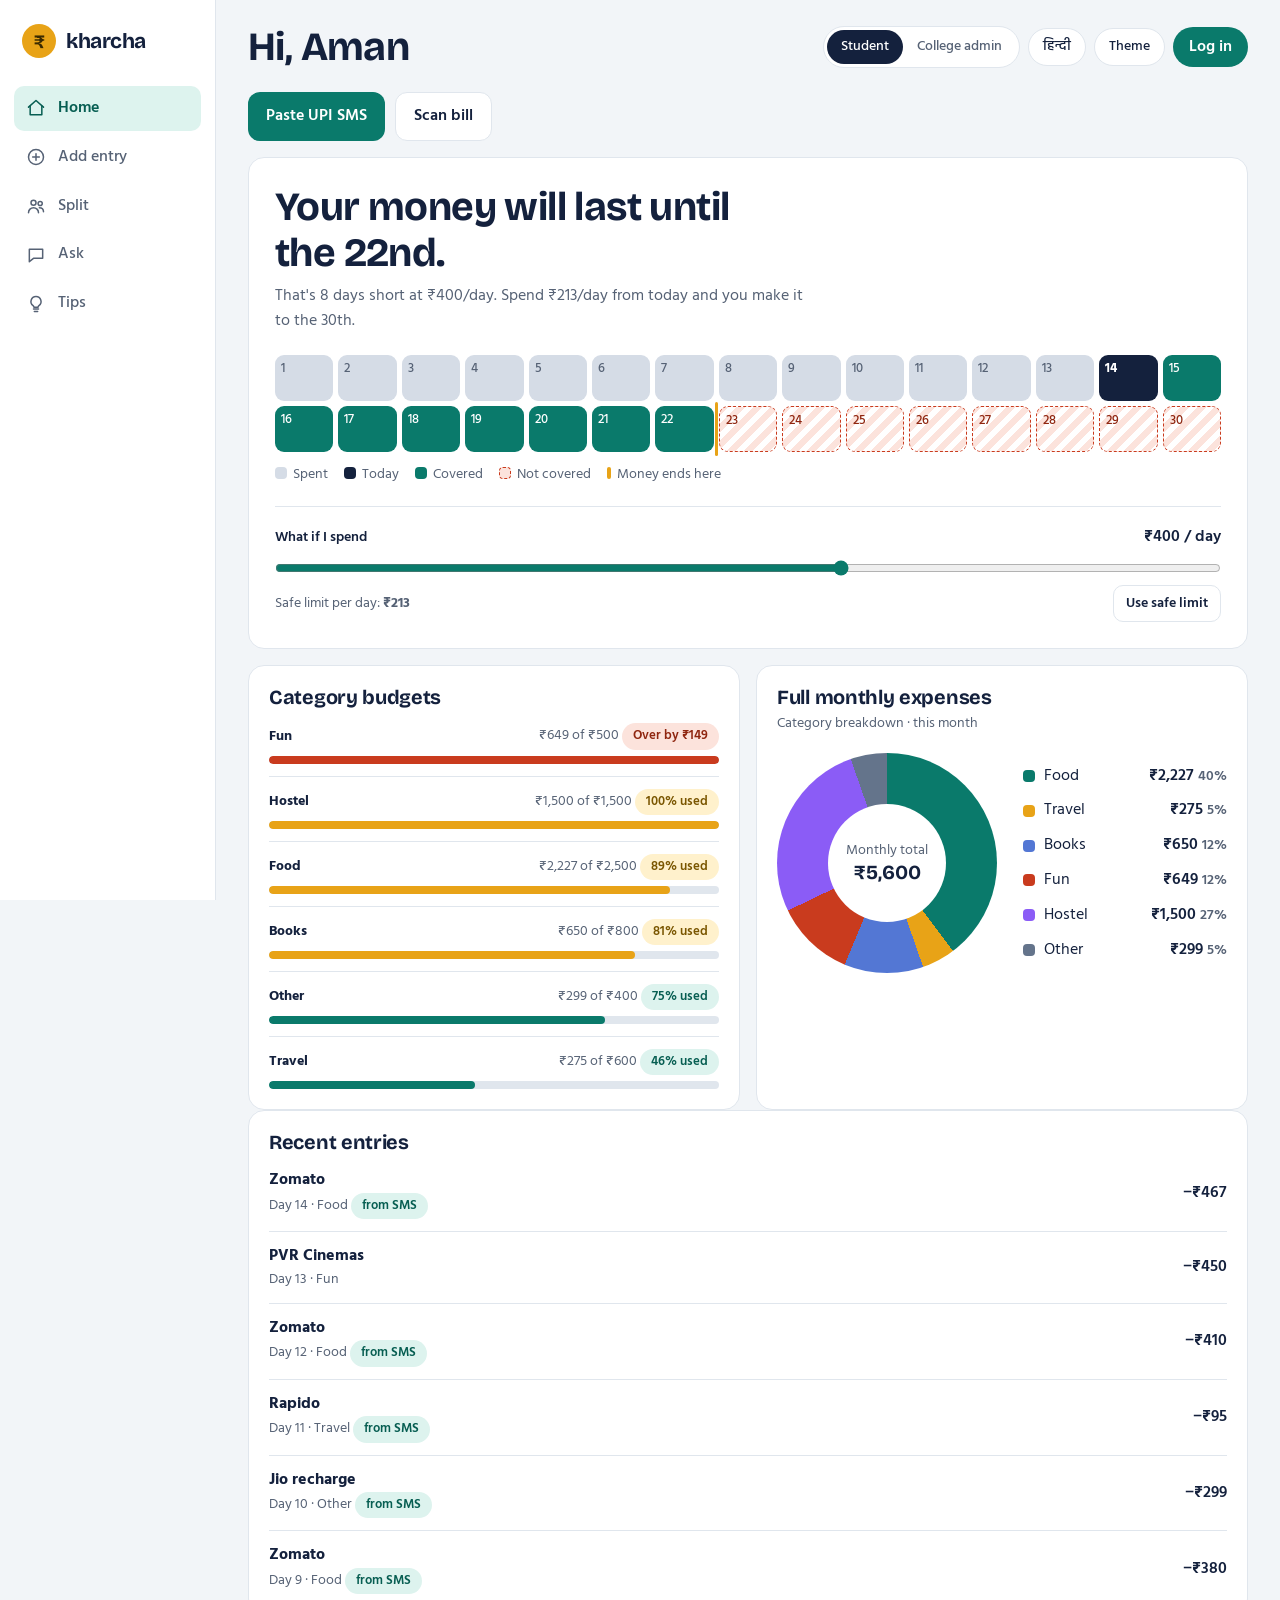
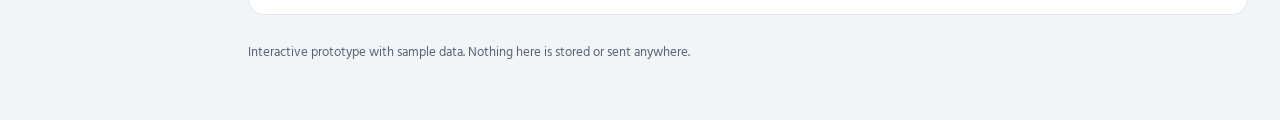
<file: kharcha-prototype.html>
<!doctype html>
<html lang="en">
<head>
<meta charset="utf-8">
<meta name="viewport" content="width=device-width, initial-scale=1, viewport-fit=cover">
<title>Kharcha – Student Expense Manager (UI prototype)</title>
<link rel="preconnect" href="https://fonts.googleapis.com">
<link rel="preconnect" href="https://fonts.gstatic.com" crossorigin>
<link href="https://fonts.googleapis.com/css2?family=Bricolage+Grotesque:opsz,wght@12..96,500;12..96,700&family=Hind:wght@400;500;600&display=swap" rel="stylesheet">
<style>
:root{
  --bg:#F2F5F8;--surface:#FFFFFF;--ink:#14213D;--muted:#566275;--line:#E0E6ED;--past:#D5DCE6;
  --teal:#0A7A6B;--teal-soft:#DDF3EE;--teal-ink:#075E52;--on-teal:#FFFFFF;
  --gold:#E8A317;--gold-soft:#FFF1CC;--gold-ink:#7A5600;
  --coral:#C93B1E;--coral-soft:#FCE3DC;--coral-ink:#8F2610;
  box-sizing:border-box;padding-top:env(safe-area-inset-top,0px);padding-bottom:env(safe-area-inset-bottom,0px);
}
@media (prefers-color-scheme:dark){
  :root:not([data-theme="light"]){
    --bg:#0E1524;--surface:#172035;--ink:#EAF0FA;--muted:#9AA6BC;--line:#27324B;--past:#2B3853;
    --teal:#2EC4AD;--teal-soft:#12352F;--teal-ink:#7FE3D0;--on-teal:#06231E;
    --gold:#F5C242;--gold-soft:#3A2F10;--gold-ink:#F7D780;
    --coral:#FF8468;--coral-soft:#40201A;--coral-ink:#FFB4A3;
  }
}
:root[data-theme="dark"]{
  --bg:#0E1524;--surface:#172035;--ink:#EAF0FA;--muted:#9AA6BC;--line:#27324B;--past:#2B3853;
  --teal:#2EC4AD;--teal-soft:#12352F;--teal-ink:#7FE3D0;--on-teal:#06231E;
  --gold:#F5C242;--gold-soft:#3A2F10;--gold-ink:#F7D780;
  --coral:#FF8468;--coral-soft:#40201A;--coral-ink:#FFB4A3;
}
html{scroll-padding-top:env(safe-area-inset-top,0px)}
*,*::before,*::after{box-sizing:border-box}
body{margin:0;background:var(--bg);color:var(--ink);font:400 16px/1.55 'Hind',system-ui,-apple-system,'Segoe UI',sans-serif;-webkit-font-smoothing:antialiased}
h1,h2,h3{font-family:'Bricolage Grotesque','Hind',system-ui,sans-serif;letter-spacing:-.015em;line-height:1.15;margin:0;font-weight:700}
h1{font-size:clamp(26px,4.2vw,40px)}
h2{font-size:20px}
h3{font-size:16px}
p{margin:0}
button,input,select,textarea{font:inherit;color:inherit}
button{cursor:pointer}
:focus-visible{outline:3px solid var(--teal);outline-offset:2px}
.app{display:grid;grid-template-columns:216px minmax(0,1fr);min-height:100vh}
.side{position:sticky;top:0;align-self:start;height:100vh;padding:24px 14px;background:var(--surface);border-right:1px solid var(--line);display:flex;flex-direction:column;gap:28px}
.brand{display:flex;align-items:center;gap:10px;padding:0 8px}
.mark{width:34px;height:34px;border-radius:50%;background:var(--gold);color:#3A2A00;display:grid;place-items:center;font:700 19px 'Bricolage Grotesque',sans-serif}
.word{font:700 21px 'Bricolage Grotesque',sans-serif;letter-spacing:-.02em}
nav{display:flex;flex-direction:column;gap:4px}
.nb{display:flex;align-items:center;gap:12px;padding:10px 12px;border:0;background:none;border-radius:10px;color:var(--muted);font-weight:500;text-align:left}
.nb svg{width:20px;height:20px;flex:none;stroke:currentColor;fill:none;stroke-width:1.8;stroke-linecap:round;stroke-linejoin:round}
.nb:hover{background:var(--bg);color:var(--ink)}
.nb.on{background:var(--teal-soft);color:var(--teal-ink);font-weight:600}
main{padding:24px 32px 56px;max-width:1120px;width:100%}
.top{display:flex;flex-wrap:wrap;gap:14px 20px;align-items:center;justify-content:space-between;margin-bottom:22px}
.ctrls{display:flex;gap:8px;flex-wrap:wrap;align-items:center}
.seg{display:inline-flex;background:var(--surface);border:1px solid var(--line);border-radius:999px;padding:3px}
.seg button{border:0;background:none;padding:6px 14px;border-radius:999px;font-size:14px;font-weight:500;color:var(--muted)}
.seg button.on{background:var(--ink);color:var(--surface)}
.ib{border:1px solid var(--line);background:var(--surface);border-radius:999px;padding:7px 14px;font-size:14px;font-weight:500}
.login-btn{border:0;background:var(--teal);color:var(--on-teal);border-radius:999px;padding:8px 16px;font-weight:600}
.login-btn:hover{filter:brightness(.94)}
.card{background:var(--surface);border:1px solid var(--line);border-radius:16px;padding:20px}
.card+.card,.grid2,.grid3{margin-top:16px}
.grid2{display:grid;grid-template-columns:1fr 1fr;gap:16px}
.grid3{display:grid;grid-template-columns:repeat(3,1fr);gap:16px}
.grid2>.card,.grid3>.card{margin-top:0}
.muted{color:var(--muted)}
.small{font-size:14px}
.row{display:flex;align-items:center;justify-content:space-between;gap:12px}
.btn{display:inline-flex;align-items:center;gap:8px;border:0;border-radius:12px;padding:11px 18px;font-weight:600;background:var(--teal);color:var(--on-teal)}
.btn.ghost{background:var(--surface);color:var(--ink);border:1px solid var(--line)}
.btn.sm{padding:7px 12px;font-size:14px;border-radius:10px}
.btn:disabled{opacity:.45;cursor:not-allowed}
.quick{display:flex;gap:10px;flex-wrap:wrap;margin-bottom:16px}
.chip{display:inline-block;padding:2px 10px;border-radius:999px;font-size:13px;font-weight:600;background:var(--bg);color:var(--muted);border:1px solid var(--line)}
.chip.ok{background:var(--teal-soft);color:var(--teal-ink);border-color:transparent}
.chip.warn{background:var(--gold-soft);color:var(--gold-ink);border-color:transparent}
.chip.bad{background:var(--coral-soft);color:var(--coral-ink);border-color:transparent}
/* runway */
.hero{padding:26px}
.hero h1{max-width:20ch}
.hero .sub{margin-top:8px;color:var(--muted);max-width:60ch}
.strip{display:grid;grid-template-columns:repeat(15,1fr);gap:5px;margin-top:22px}
.day{height:46px;border-radius:9px;font-size:13px;padding:4px 6px;font-weight:500;position:relative}
.day.past{background:var(--past);color:var(--muted)}
.day.now{background:var(--ink);color:var(--surface);font-weight:700}
.day.ok{background:var(--teal);color:var(--on-teal)}
.day.gap{background:repeating-linear-gradient(135deg,var(--coral-soft) 0 6px,transparent 6px 12px);border:1.5px dashed var(--coral);color:var(--coral-ink)}
.day.edge::after{content:"";position:absolute;right:-4px;top:-4px;bottom:-4px;width:3px;border-radius:3px;background:var(--gold)}
.legend{display:flex;gap:16px;flex-wrap:wrap;margin-top:12px;font-size:14px;color:var(--muted)}
.legend i{display:inline-block;width:12px;height:12px;border-radius:4px;margin-right:6px;vertical-align:-1px}
.slider{margin-top:20px;padding-top:18px;border-top:1px solid var(--line)}
input[type=range]{width:100%;accent-color:var(--teal);margin:10px 0 4px}
/* bars */
.bar{height:8px;border-radius:99px;background:var(--line);overflow:hidden}
.bar>i{display:block;height:100%;border-radius:99px;background:var(--teal)}
.bar>i.warn{background:var(--gold)}.bar>i.bad{background:var(--coral)}
.list>*{padding:12px 0;border-top:1px solid var(--line)}
.list>*:first-child{border-top:0;padding-top:0}
.list>*:last-child{padding-bottom:0}
.amt{font-variant-numeric:tabular-nums;font-weight:600}
/* tabs */
.tabs{display:flex;gap:6px;border-bottom:1px solid var(--line);margin-bottom:18px;flex-wrap:wrap}
.tab{border:0;background:none;padding:10px 14px;font-weight:600;color:var(--muted);border-bottom:3px solid transparent;margin-bottom:-1px}
.tab.on{color:var(--ink);border-bottom-color:var(--teal)}
textarea,input[type=text],input[type=number],select{width:100%;padding:11px 12px;border-radius:10px;border:1px solid var(--line);background:var(--bg)}
textarea{min-height:120px;resize:vertical}
label.f{display:block;font-size:14px;font-weight:600;margin-bottom:5px}
.fields{display:grid;grid-template-columns:1fr 1fr;gap:12px}
.samples{display:flex;gap:8px;flex-wrap:wrap;margin:10px 0 0}
.smsview{background:var(--bg);border:1px solid var(--line);border-radius:12px;padding:12px;font-size:15px;white-space:pre-wrap;word-break:break-word;margin-bottom:14px}
mark{background:var(--gold-soft);color:var(--gold-ink);border-radius:4px;padding:0 3px;font-weight:600}
mark.m2{background:var(--teal-soft);color:var(--teal-ink)}
.drop{display:block;border:2px dashed var(--line);border-radius:14px;padding:26px;text-align:center;cursor:pointer;color:var(--muted)}
.drop:hover{border-color:var(--teal)}
.drop input{display:none}
.receipt{position:relative;background:#FFFEF8;color:#26262B;border-radius:10px;padding:18px 20px;font:14px/1.7 ui-monospace,Menlo,Consolas,monospace;border:1px solid #E6E2CF;overflow:hidden;max-width:340px}
.receipt .ln{display:flex;justify-content:space-between}
.receipt hr{border:0;border-top:1px dashed #B9B49A;margin:8px 0}
.scanline{position:absolute;left:0;right:0;height:3px;background:var(--teal);box-shadow:0 0 16px 4px rgba(10,122,107,.5);animation:scan 1.1s ease-in-out 1}
@keyframes scan{from{top:0}to{top:100%}}
/* split */
.av{width:34px;height:34px;border-radius:50%;display:grid;place-items:center;font-weight:700;font-size:14px;flex:none}
.people{display:flex;gap:14px;flex-wrap:wrap}
.checks{display:flex;gap:8px;flex-wrap:wrap}
.checks label{display:inline-flex;gap:6px;align-items:center;padding:6px 12px;border:1px solid var(--line);border-radius:999px;font-size:14px;background:var(--bg)}
/* chat */
.log{height:340px;overflow:auto;display:flex;flex-direction:column;gap:10px;padding:4px 2px 12px}
.msg{max-width:82%;padding:10px 14px;border-radius:14px;font-size:15.5px}
.msg.u{align-self:flex-end;background:var(--teal);color:var(--on-teal);border-bottom-right-radius:4px}
.msg.b{align-self:flex-start;background:var(--bg);border:1px solid var(--line);border-bottom-left-radius:4px}
.chat-in{display:flex;gap:8px;margin-top:8px}
/* misc */
.kpi{font:700 30px 'Bricolage Grotesque',sans-serif;letter-spacing:-.02em}
.expense-chart{display:grid;grid-template-columns:minmax(170px,220px) 1fr;gap:26px;align-items:center;margin-top:18px}
.pie{width:min(220px,100%);aspect-ratio:1;border-radius:50%;position:relative;margin:auto}
.pie::after{content:"";position:absolute;inset:23%;border-radius:50%;background:var(--surface)}
.pie-center{position:absolute;inset:23%;z-index:1;display:grid;place-content:center;text-align:center;line-height:1.25}
.pie-center strong{font:700 20px 'Bricolage Grotesque',sans-serif}
.pie-legend{display:grid;gap:10px}
.pie-row{display:grid;grid-template-columns:minmax(0,1fr) auto;gap:8px;align-items:center}
.pie-label{display:flex;align-items:center;gap:9px;min-width:0}
.pie-swatch{width:12px;height:12px;border-radius:4px;flex:none}
.modal{position:fixed;inset:0;z-index:30;background:rgba(7,15,29,.58);display:grid;place-items:center;padding:18px}
.modal[hidden]{display:none}
.modal-card{width:min(100%,420px);background:var(--surface);border:1px solid var(--line);border-radius:18px;padding:24px;box-shadow:0 20px 70px rgba(0,0,0,.24)}
.modal-card input{width:100%;padding:11px 12px;border-radius:10px;border:1px solid var(--line);background:var(--bg);margin-top:5px}
.modal-actions{display:flex;justify-content:flex-end;gap:8px;margin-top:18px}
.tip{border-left:4px solid var(--gold);border-radius:4px 14px 14px 4px}
.tip.bad{border-left-color:var(--coral)}.tip.ok{border-left-color:var(--teal)}
.rule{font-size:13px;color:var(--muted);margin-top:8px}
table{width:100%;border-collapse:collapse;font-size:15px}
th,td{text-align:left;padding:10px 8px;border-top:1px solid var(--line)}
th{font-weight:600;color:var(--muted);font-size:14px;border-top:0}
.privacy{background:var(--teal-soft);color:var(--teal-ink);border-radius:14px;padding:14px 16px;display:flex;gap:12px;align-items:flex-start}
.foot{margin-top:28px;font-size:13px;color:var(--muted)}
#toast{position:fixed;left:50%;bottom:calc(88px + env(safe-area-inset-bottom,0px));transform:translate(-50%,20px);background:var(--ink);color:var(--surface);padding:11px 18px;border-radius:12px;font-weight:500;opacity:0;pointer-events:none;transition:.25s;max-width:92vw;z-index:20;text-align:center}
#toast.show{opacity:1;transform:translate(-50%,0)}
@media (max-width:860px){
  .app{grid-template-columns:1fr}
  .side{position:fixed;top:auto;bottom:0;left:0;right:0;height:auto;flex-direction:row;padding:6px 6px calc(6px + env(safe-area-inset-bottom,0px));border-right:0;border-top:1px solid var(--line);z-index:10;gap:0}
  .brand{display:none}
  nav{flex-direction:row;width:100%;justify-content:space-around}
  .nb{flex-direction:column;gap:2px;font-size:12px;padding:6px 8px;text-align:center}
  main{padding:18px 16px 110px}
  .grid2,.grid3,.fields{grid-template-columns:1fr}
  .expense-chart{grid-template-columns:1fr;gap:20px}
  .strip{grid-template-columns:repeat(10,1fr);gap:4px}
  .day{height:40px;font-size:12px;padding:3px 4px}
  .hero{padding:20px}
}
@media (prefers-reduced-motion:reduce){.scanline{animation:none;display:none}#toast{transition:none}}
</style>
</head>
<body>
<div class="app">
  <aside class="side">
    <div class="brand"><span class="mark">₹</span><span class="word">kharcha</span></div>
    <nav id="nav" aria-label="Main"></nav>
  </aside>
  <main id="main"></main>
</div>
<div id="toast" role="status" aria-live="polite"></div>
<div class="modal" id="loginModal" hidden>
  <section class="modal-card" role="dialog" aria-modal="true" aria-labelledby="loginTitle">
    <div class="row"><h2 id="loginTitle">Log in to Kharcha</h2><button class="ib" type="button" data-act="closeLogin" aria-label="Close login">✕</button></div>
    <p class="small muted" style="margin:8px 0 18px">Sign-in is a visual prototype and is not connected to an account service.</p>
    <div class="seg" role="group" aria-label="Choose account type" style="width:100%;margin-bottom:18px"><button type="button" class="on" data-act="loginType" data-type="student" aria-pressed="true" style="flex:1">Student</button><button type="button" data-act="loginType" data-type="admin" aria-pressed="false" style="flex:1">College admin</button></div>
    <form id="loginForm"><label class="f" for="loginEmail">Email</label><input id="loginEmail" name="email" type="email" autocomplete="email" placeholder="student@college.edu" required>
    <label class="f" for="loginPassword" style="margin-top:14px">Password</label><input id="loginPassword" name="password" type="password" autocomplete="current-password" placeholder="Enter your password" required>
    <div class="modal-actions"><button class="btn ghost" type="button" data-act="closeLogin">Cancel</button><button class="btn" type="submit">Log in</button></div></form>
  </section>
</div>

<script>
/* ---------- helpers ---------- */
const $=s=>document.querySelector(s);
const esc=s=>String(s).replace(/[&<>"]/g,c=>({'&':'&amp;','<':'&lt;','>':'&gt;','"':'&quot;'}[c]));
const inr=n=>'₹'+Math.round(n).toLocaleString('en-IN');
const ord=n=>n+(['th','st','nd','rd'][(n%100>10&&n%100<14)?0:(n%10<4?n%10:0)]);
const CATS=['Food','Travel','Books','Fun','Hostel','Other'];
const icons={
  home:'<path d="M3 11l9-8 9 8"/><path d="M5 10v10h14V10"/>',
  add:'<circle cx="12" cy="12" r="9"/><path d="M12 8v8M8 12h8"/>',
  split:'<circle cx="9" cy="8" r="3"/><circle cx="17" cy="9" r="2.5"/><path d="M3 20c0-3.3 2.7-6 6-6s6 2.7 6 6"/><path d="M16 14c2.8 0 5 2 5 5"/>',
  ask:'<path d="M4 5h16v11H9l-5 4z"/>',
  tips:'<path d="M9 18h6M10 21h4"/><path d="M12 3a6 6 0 00-3.5 10.9c.6.5 1 1.2 1 2.1h5c0-.9.4-1.6 1-2.1A6 6 0 0012 3z"/>',
  campus:'<path d="M3 21h18M5 21V9l7-5 7 5v12"/><path d="M9 21v-6h6v6"/>'
};
/* ---------- i18n (UI labels; the rest is English in this prototype) ---------- */
const L={
 en:{nav_home:'Home',nav_add:'Add entry',nav_split:'Split',nav_ask:'Ask',nav_tips:'Tips',nav_campus:'Campus',
     greet:'Hi, Aman',paste:'Paste UPI SMS',scan:'Scan bill',safe:'Safe limit per day',budgets:'Category budgets',recent:'Recent entries',
     whatif:'What if I spend',student:'Student',admin:'College admin'},
 hi:{nav_home:'होम',nav_add:'जोड़ें',nav_split:'बंटवारा',nav_ask:'पूछें',nav_tips:'सुझाव',nav_campus:'कैंपस',
     greet:'नमस्ते, अमन',paste:'UPI SMS पेस्ट करें',scan:'बिल स्कैन करें',safe:'रोज़ की सुरक्षित सीमा',budgets:'श्रेणी के बजट',recent:'हाल की एंट्री',
     whatif:'अगर मैं रोज़ खर्च करूँ',student:'छात्र',admin:'कॉलेज एडमिन'}
};
const t=k=>(L[S.lang]&&L[S.lang][k])||L.en[k]||k;
/* ---------- state ---------- */
const S={
 lang:'en',role:'student',loginType:'student',view:'home',tab:'sms',adminTab:'overview',
 today:14,days:30,allowance:9000,rate:null,
 exp:[
  {day:1,m:'Hostel mess advance',cat:'Hostel',amt:1500,src:'manual'},
  {day:2,m:'Campus canteen',cat:'Food',amt:120,src:'manual'},
  {day:3,m:'Zomato',cat:'Food',amt:340,src:'sms'},
  {day:4,m:'Uber',cat:'Travel',amt:180,src:'sms'},
  {day:5,m:'Amazon (books)',cat:'Books',amt:650,src:'scan'},
  {day:6,m:'Blinkit',cat:'Food',amt:420,src:'sms'},
  {day:7,m:'Netflix share',cat:'Fun',amt:199,src:'sms'},
  {day:8,m:'Campus canteen',cat:'Food',amt:90,src:'manual'},
  {day:9,m:'Zomato',cat:'Food',amt:380,src:'sms'},
  {day:10,m:'Jio recharge',cat:'Other',amt:299,src:'sms'},
  {day:11,m:'Rapido',cat:'Travel',amt:95,src:'sms'},
  {day:12,m:'Zomato',cat:'Food',amt:410,src:'sms'},
  {day:13,m:'PVR Cinemas',cat:'Fun',amt:450,src:'manual'},
  {day:14,m:'Zomato',cat:'Food',amt:467,src:'sms'}
 ],
 budgets:{Food:2500,Travel:600,Books:800,Fun:500,Hostel:1500,Other:400},
 lastMonth:{Food:2650,Travel:540,Books:210,Fun:380,Hostel:1500,Other:299},
 draft:null,sms:'',scanning:false,scanDone:false,
 group:{
  name:'Room 214 · Hostel B',members:['You','Rohit','Karan','Dev'],
  exps:[{d:'Wi-Fi recharge',amt:800,by:0,among:[0,1,2,3]},{d:'Pizza night',amt:1200,by:1,among:[0,1,2,3]},{d:'Water can + cooler repair',amt:480,by:2,among:[0,1,2,3]}],
  paid:[]
 },
 chat:[{r:'b',t:'Namaste! Ask me about your spending in Hindi, Hinglish or English.'}],
 canteenP:0
};
const SAMPLES={
 phonepe:'Paid ₹340.00 to Zomato Ltd on 14 Sep 2026 via PhonePe. UPI Ref No. 458712093456.',
 gpay:'You paid ₹180.00 to Uber India via Google Pay. UPI transaction ID: 562398710245.',
 bank:'Rs 95.00 debited from A/c XX4521 on 13-09-26 to VPA rapido@ybl (UPI Ref 123456789012).',
 unknown:'Rs 250.00 paid to RAMESH KUMAR STORE on 12-09-26 UPI Ref 998877665544'
};
/* ---------- money maths ---------- */
function catTotals(){const o={};CATS.forEach(c=>o[c]=0);S.exp.forEach(e=>o[e.cat]+=e.amt);return o}
function calc(){
  const spent=S.exp.reduce((a,e)=>a+e.amt,0),remaining=S.allowance-spent,avg=spent/S.today,daysLeft=S.days-S.today;
  return{spent,remaining,avg,daysLeft,safe:Math.max(0,remaining)/daysLeft};
}
function lastCovered(rate){const c=calc();if(c.remaining<=0)return S.today;return Math.min(S.days,S.today+Math.floor(c.remaining/rate))}
/* ---------- UPI SMS parser (regex + keyword map) ---------- */
const KW=[['Food',['zomato','swiggy','blinkit','zepto','canteen','mess','domino','cafe','chai','pizza','burger','kfc','mcdonald','bakery']],
 ['Travel',['uber','ola','rapido','irctc','redbus','metro','indigo','petrol']],
 ['Fun',['netflix','spotify','pvr','bookmyshow','hotstar','inox','steam']],
 ['Hostel',['hostel','laundry','rent','warden']],
 ['Books',['stationer','xerox','print','book','notebook','udemy']],
 ['Other',['jio','airtel','amazon','flipkart','myntra','recharge']]];
function tidy(m){return m.replace(/@.*$/,'').replace(/[_-]+/g,' ').toLowerCase().replace(/\b\w/g,c=>c.toUpperCase()).trim()}
function guessCat(m){const s=m.toLowerCase();for(const [c,ws] of KW){if(ws.some(w=>s.includes(w)))return c}return null}
function parseSMS(text){
  if(!text.trim())return null;
  const am=text.match(/(?:Rs\.?|INR|₹)\s*([\d,]+(?:\.\d{1,2})?)/i);
  const mm=text.match(/\b(?:to|at)\s+(?:VPA\s+)?([A-Za-z][A-Za-z0-9 &.'@_-]{1,28}?)(?=\s+(?:on|via|using|from|UPI|Ref|\()|\s*[.,(]|$)/i);
  const dm=text.match(/(\d{1,2})[-\s\/]([A-Za-z]{3}|\d{1,2})[-\s\/](\d{2,4})/);
  const rm=text.match(/(?:Ref(?:erence)?(?:\s*No\.?)?|transaction ID)[:\s]*(\d{6,})/i);
  const app=/phonepe/i.test(text)?'PhonePe':/google pay|gpay/i.test(text)?'Google Pay':/paytm/i.test(text)?'Paytm':'UPI / bank SMS';
  const merchant=mm?tidy(mm[1]):'';
  const cat=merchant?guessCat(merchant):null;
  return{amount:am?parseFloat(am[1].replace(/,/g,'')):0,merchant,cat:cat||'Other',known:!!cat,date:dm?dm[0]:'Today',app,ref:rm?rm[1]:'',rawAmt:am?am[0]:'',rawMerch:mm?mm[1]:''};
}
function highlight(text,d){
  let h=esc(text);
  if(d.rawAmt)h=h.replace(esc(d.rawAmt),'<mark>'+esc(d.rawAmt)+'</mark>');
  if(d.rawMerch)h=h.replace(esc(d.rawMerch),'<mark class="m2">'+esc(d.rawMerch)+'</mark>');
  return h;
}
/* ---------- split maths ---------- */
function nets(){
  const g=S.group,n=g.members.map(()=>0);
  g.exps.forEach(e=>{const sh=e.amt/e.among.length;n[e.by]+=e.amt;e.among.forEach(i=>n[i]-=sh)});
  g.paid.forEach(p=>{n[p.from]+=p.amt;n[p.to]-=p.amt});
  return n;
}
function settlements(){
  const n=nets().map(x=>Math.round(x)),cr=[],db=[];
  n.forEach((v,i)=>{if(v>0)cr.push({i,v});else if(v<0)db.push({i,v:-v})});
  cr.sort((a,b)=>b.v-a.v);db.sort((a,b)=>b.v-a.v);
  const out=[];let a=0,b=0;
  while(a<cr.length&&b<db.length){const x=Math.min(cr[a].v,db[b].v);out.push({from:db[b].i,to:cr[a].i,amt:x});cr[a].v-=x;db[b].v-=x;if(!cr[a].v)a++;if(!db[b].v)b++}
  return out;
}
/* ---------- tips (rule-based, every tip shows its rule) ---------- */
function tips(){
  const c=calc(),by=catTotals(),out=[];
  const fp=by.Food/c.spent;
  if(fp>0.35)out.push({tone:'warn',t:`Food is ${Math.round(fp*100)}% of your spending`,b:`You've spent ${inr(by.Food)} on food out of ${inr(c.spent)}. Your food budget is ${inr(S.budgets.Food)}.`,rule:'Rule: food share above 35% of monthly spend'});
  const z=S.exp.filter(e=>e.m==='Zomato');
  if(z.length>=3){const tot=z.reduce((a,e)=>a+e.amt,0),sv=Math.floor(z.length/2)*(tot/z.length-90);
    out.push({tone:'warn',t:`${z.length} Zomato orders cost ${inr(tot)}`,b:`Swapping half of them for canteen meals (about ₹90 each) would save around ${inr(sv)} a month.`,rule:'Rule: 3 or more orders from one delivery app in a month'});}
  CATS.forEach(k=>{if(by[k]>S.budgets[k])out.push({tone:'bad',t:`${k} is over budget by ${inr(by[k]-S.budgets[k])}`,b:`Budget ${inr(S.budgets[k])}, spent ${inr(by[k])}. Skip ${k.toLowerCase()} spends for a few days to catch up.`,rule:'Rule: category spend above its budget'})});
  if(c.avg>c.safe)out.push({tone:'bad',t:`You spend ${inr(c.avg)}/day but can afford ${inr(c.safe)}/day`,b:`At this pace your money ends on the ${ord(lastCovered(c.avg))}. Cutting ${inr(c.avg-c.safe)} a day fixes it.`,rule:'Rule: average daily spend above safe daily limit'});
  return out;
}
/* ---------- chatbot (rule-based demo; production uses an LLM API) ---------- */
function detectLang(q){
  if(/[\u0900-\u097F]/.test(q))return'dev';
  if(/\b(kitna|kitne|kharch|kharcha|mahine|mahina|pichhle|pichle|mera|meri|kab|kahan|kya|paise|paisa|khatam|bachat|hua|hai|khana|sabse)\b/i.test(q))return'hi';
  return S.lang==='hi'?'dev':'en';
}
const CQ={Food:/food|khana|khane|खाना|खाने|zomato|swiggy/i,Travel:/travel|uber|yatra|यात्रा|safar|सफर/i,Fun:/\bfun\b|movie|entertain|मनोरंजन|फिल्म/i,Books:/book|kitab|किताब/i,Hostel:/hostel|हॉस्टल|\bmess\b|\brent\b/i};
const CDEV={Food:'खाने',Travel:'यात्रा',Fun:'मनोरंजन',Books:'किताबों',Hostel:'हॉस्टल',Other:'अन्य'};
function answer(q){
  const lg=detectLang(q),c=calc(),by=catTotals();
  const cat=Object.keys(CQ).find(k=>CQ[k].test(q));
  if(cat){
    const last=/last month|pichhle|pichle|पिछले/i.test(q),a=last?S.lastMonth[cat]:by[cat],o=last?by[cat]:S.lastMonth[cat];
    if(lg==='dev')return`${last?'पिछले महीने':'इस महीने अब तक'} ${CDEV[cat]} पर ${inr(a)} खर्च हुआ। ${last?'इस महीने अब तक':'पिछले महीने कुल'} ${inr(o)}।`;
    if(lg==='hi')return`${last?'Pichhle mahine':'Is mahine ab tak'} ${cat.toLowerCase()} pe ${inr(a)} kharch hua. ${last?'Is mahine ab tak':'Pichhle mahine total'} ${inr(o)}.`;
    return`You spent ${inr(a)} on ${cat.toLowerCase()} ${last?'last month':'so far this month'}. ${last?'This month so far: ':'Last month total: '}${inr(o)}.`;
  }
  if(/kab\b|when|khatam|खत्म|कब|run out|runway|chalenge/i.test(q)){
    const r=lastCovered(c.avg),full=r>=S.days;
    if(lg==='dev')return full?'इसी रफ़्तार से पैसे महीने के अंत तक चलेंगे।':`अभी के ${inr(c.avg)}/दिन के हिसाब से पैसे ${r} तारीख तक चलेंगे। ${inr(c.safe)}/दिन रखें तो महीने के अंत तक चलेंगे।`;
    if(lg==='hi')return full?'Isi speed se paise mahine ke end tak chalenge.':`Abhi ke ${inr(c.avg)}/din ke hisaab se paise ${r} tarikh tak chalenge. ${inr(c.safe)}/din rakho to mahine ke end tak chalenge.`;
    return full?'At this pace your money lasts the whole month.':`At ${inr(c.avg)}/day your money lasts until the ${ord(r)}. Keep to ${inr(c.safe)}/day and it lasts all month.`;
  }
  if(/sabse|most|highest|zyada|सबसे|\btop\b|biggest/i.test(q)){
    const [k,v]=Object.entries(by).sort((a,b)=>b[1]-a[1])[0],p=Math.round(v/c.spent*100);
    if(lg==='dev')return`सबसे ज़्यादा खर्च ${CDEV[k]} पर हुआ: ${inr(v)} (${p}%)।`;
    if(lg==='hi')return`Sabse zyada kharch ${k.toLowerCase()} pe hua: ${inr(v)} (${p}%).`;
    return`Your biggest category is ${k.toLowerCase()}: ${inr(v)} (${p}% of spending).`;
  }
  if(/save|bachat|bachao|बचत|\btip|सुझाव/i.test(q)){
    const z=S.exp.filter(e=>e.m==='Zomato'),tot=z.reduce((a,e)=>a+e.amt,0),sv=Math.floor(z.length/2)*(tot/Math.max(1,z.length)-90);
    if(lg==='dev')return`सबसे बड़ी बचत: Zomato के ${z.length} ऑर्डर (${inr(tot)})। आधे कैंटीन से करें तो करीब ${inr(sv)} बचेंगे।`;
    if(lg==='hi')return`Sabse badi bachat: Zomato ke ${z.length} orders (${inr(tot)}). Aadhe canteen se karo to lagbhag ${inr(sv)} bachenge.`;
    return`Biggest saving chance: ${z.length} Zomato orders (${inr(tot)}). Swapping half for canteen meals saves about ${inr(sv)}.`;
  }
  return lg==='dev'?'मैं खर्च, बजट और बचत के बारे में बता सकता हूँ। जैसे: "पिछले महीने खाने पर कितना खर्च हुआ?"':lg==='hi'?'Main kharch, budget aur bachat ke baare me bata sakta hoon. Jaise: "Pichhle mahine food pe kitna kharch hua?"':'I can answer about spending, budgets and savings. Try: "How much did I spend on food last month?"';
}
/* ---------- render ---------- */
function toast(m){const e=$('#toast');e.textContent=m;e.classList.add('show');clearTimeout(toast.t);toast.t=setTimeout(()=>e.classList.remove('show'),3200)}
const NAV={student:[['home','nav_home'],['add','nav_add'],['split','nav_split'],['ask','nav_ask'],['tips','nav_tips']],admin:[['campus','nav_campus']]};
function renderNav(){
  $('#nav').innerHTML=NAV[S.role].map(([v,k])=>`<button class="nb ${S.view===v?'on':''}" data-act="nav" data-v="${v}" ${S.view===v?'aria-current="page"':''}><svg viewBox="0 0 24 24" aria-hidden="true">${icons[v]}</svg><span>${t(k)}</span></button>`).join('');
}
function topbar(title){
  return`<div class="top"><h1>${title}</h1><div class="ctrls">
    <div class="seg" role="group" aria-label="Role"><button class="${S.role==='student'?'on':''}" data-act="role" data-r="student">${t('student')}</button><button class="${S.role==='admin'?'on':''}" data-act="role" data-r="admin">${t('admin')}</button></div>
    <button class="ib" data-act="lang" aria-label="Change language">${S.lang==='en'?'हिन्दी':'English'}</button>
    <button class="ib" data-act="theme" aria-label="Toggle dark mode">Theme</button><button class="login-btn" data-act="login">Log in</button></div></div>`;
}
function render(){
  renderNav();
  const v=S.view,m=$('#main');
  const map={home:[t('greet'),homeView],add:['Add an entry',addView],split:['Split with roommates',splitView],ask:['Ask Kharcha',askView],tips:['Saving tips',tipsView],campus:['Campus overview',adminView]};
  const [title,fn]=map[v];
  m.innerHTML=topbar(title)+fn()+`<p class="foot">Interactive prototype with sample data. Nothing here is stored or sent anywhere.</p>`;
  if(v==='ask'){const l=$('#log');if(l)l.scrollTop=l.scrollHeight}
}
/* --- home --- */
function runwayHTML(r){
  const c=calc(),last=lastCovered(r),full=last>=S.days,short=S.days-last;
  const title=S.lang==='hi'?(full?'आपके पैसे पूरे महीने चलेंगे।':`आपके पैसे ${last} तारीख तक चलेंगे।`):(full?'Your money will last the whole month.':`Your money will last until the ${ord(last)}.`);
  const sub=S.lang==='hi'?(full?`इस रफ़्तार पर आप सही रास्ते पर हैं। सुरक्षित सीमा ${inr(c.safe)}/दिन है।`:`${inr(r)}/दिन पर ${short} दिन कम पड़ेंगे। आज से ${inr(c.safe)}/दिन रखें तो ${S.days} तारीख तक पहुँचेंगे।`)
    :(full?`You're on track at ${inr(r)}/day. Your safe limit is ${inr(c.safe)}/day.`:`That's ${short} days short at ${inr(r)}/day. Spend ${inr(c.safe)}/day from today and you make it to the ${ord(S.days)}.`);
  let cells='';
  for(let d=1;d<=S.days;d++){const k=d<S.today?'past':d===S.today?'now':d<=last?'ok':'gap';
    cells+=`<div class="day ${k} ${(d===last&&!full)?'edge':''}" title="Day ${d}${d===S.today?' (today)':''}${(d===last&&!full)?' – last day your money covers':''}">${d}</div>`}
  return`<h1>${title}</h1><p class="sub">${sub}</p><div class="strip" role="img" aria-label="Month view. Money lasts until day ${last}.">${cells}</div>
  <div class="legend"><span><i style="background:var(--past)"></i>Spent</span><span><i style="background:var(--ink)"></i>Today</span><span><i style="background:var(--teal)"></i>Covered</span><span><i style="border:1.5px dashed var(--coral);background:var(--coral-soft)"></i>Not covered</span><span><i style="background:var(--gold);width:4px"></i>Money ends here</span></div>`;
}
function updateRunway(){const r=S.rate||Math.round(calc().avg);$('#runwayOut').innerHTML=runwayHTML(r);$('#rateLbl').textContent=inr(r)+' / day'}
function homeView(){
  const c=calc(),by=catTotals(),r=S.rate||Math.round(c.avg);
  const rows=CATS.map(k=>({k,s:by[k],b:S.budgets[k],p:by[k]/S.budgets[k]})).sort((a,b)=>b.p-a.p).map(o=>{
    const tone=o.p>1?'bad':o.p>=.8?'warn':'';
    const chip=o.p>1?`<span class="chip bad">Over by ${inr(o.s-o.b)}</span>`:o.p>=.8?`<span class="chip warn">${Math.round(o.p*100)}% used</span>`:`<span class="chip ok">${Math.round(o.p*100)}% used</span>`;
    return`<div><div class="row small"><b>${o.k}</b><span class="muted">${inr(o.s)} of ${inr(o.b)} ${chip}</span></div><div class="bar" style="margin-top:6px"><i class="${tone}" style="width:${Math.min(100,o.p*100)}%"></i></div></div>`}).join('');
  const rec=[...S.exp].reverse().slice(0,6).map(e=>`<div class="row"><div><b>${esc(e.m)}</b><div class="small muted">Day ${e.day} · ${e.cat} ${e.src!=='manual'?`<span class="chip ok">${e.src==='sms'?'from SMS':'from scan'}</span>`:''}</div></div><span class="amt">−${inr(e.amt)}</span></div>`).join('');
  const monthlyChart=expenseChart(by,c.spent);
  return`<div class="quick"><button class="btn" data-act="goadd" data-t="sms">${t('paste')}</button><button class="btn ghost" data-act="goadd" data-t="scan">${t('scan')}</button></div>
  <section class="card hero"><div id="runwayOut">${runwayHTML(r)}</div>
    <div class="slider"><div class="row"><label for="rate" class="f" style="margin:0">${t('whatif')}</label><b id="rateLbl" class="amt">${inr(r)} / day</b></div>
    <input type="range" id="rate" min="100" max="600" step="10" value="${r}" aria-describedby="rateHint">
    <div class="row small muted" id="rateHint"><span>${t('safe')}: <b>${inr(c.safe)}</b></span><button class="btn ghost sm" data-act="usesafe">Use safe limit</button></div></div></section>
  <div class="grid2"><section class="card"><h2>${t('budgets')}</h2><div class="list" style="margin-top:14px">${rows}</div></section>
  <section class="card"><h2>Full monthly expenses</h2><p class="small muted" style="margin-top:4px">Category breakdown · this month</p>${monthlyChart}</section></div>
  <section class="card"><h2>${t('recent')}</h2><div class="list" style="margin-top:14px">${rec}</div></section>`;
}
function expenseChart(by,total){
  const palette=['#0A7A6B','#E8A317','#5377D4','#C93B1E','#8B5CF6','#64748B'];
  let cursor=0;
  const slices=CATS.map((cat,i)=>{const amount=by[cat]||0;if(!amount||!total)return null;const start=cursor;cursor+=amount/total*100;return{cat,amount,color:palette[i],start,end:cursor}}).filter(Boolean);
  const gradient=slices.length?slices.map(x=>`${x.color} ${x.start}% ${x.end}%`).join(', '):'var(--line) 0% 100%';
  const labels=CATS.map((cat,i)=>`<div class="pie-row"><span class="pie-label"><i class="pie-swatch" style="background:${palette[i]}"></i><span>${cat}</span></span><span class="amt">${inr(by[cat])} <span class="muted small">${total?Math.round(by[cat]/total*100):0}%</span></span></div>`).join('');
  return`<div class="expense-chart"><div class="pie" role="img" aria-label="Monthly expenses by category: ${CATS.map(cat=>`${cat} ${inr(by[cat])}`).join(', ')}" style="background:conic-gradient(${gradient})"><div class="pie-center"><span class="small muted">Monthly total</span><strong>${inr(total)}</strong></div></div><div class="pie-legend">${labels}</div></div>`;
}
/* --- add entry --- */
function draftPanel(){
  const d=S.draft;
  if(!d)return`<div class="muted small">Paste an SMS above. Amount, shop and category fill in automatically, and you can fix anything before saving.</div>`;
  const conf=!d.amount?['bad','Could not read the amount']:!d.merchant?['warn','Could not find the shop name']:!d.known?['warn','New shop – please check the category']:['ok','All details found'];
  return`<div class="smsview" aria-label="Your SMS with detected parts highlighted">${highlight(S.sms,d)}</div>
  <div class="row" style="margin-bottom:12px"><h3>Detected entry</h3><span class="chip ${conf[0]}">${conf[1]}</span></div>
  <div class="fields"><div><label class="f" for="dAmt">Amount (₹)</label><input type="number" id="dAmt" value="${d.amount||''}" min="0"></div>
  <div><label class="f" for="dMerch">Paid to</label><input type="text" id="dMerch" value="${esc(d.merchant)}"></div>
  <div><label class="f" for="dCat">Category</label><select id="dCat">${CATS.map(k=>`<option ${k===d.cat?'selected':''}>${k}</option>`).join('')}</select></div>
  <div><label class="f">Paid via · Date</label><div style="padding:11px 0" class="small">${esc(d.app)} · ${esc(d.date)}${d.ref?'<br><span class="muted">Ref '+esc(d.ref)+'</span>':''}</div></div></div>
  <div style="margin-top:16px"><button class="btn" data-act="savesms" ${d.amount?'':'disabled'}>Save entry</button></div>`;
}
function scanPanel(){
  if(S.scanning)return`<div class="receipt" aria-label="Scanning receipt"><div class="scanline"></div>${receiptInner(false)}</div><p class="small muted" style="margin-top:12px">Reading receipt…</p>`;
  if(!S.scanDone)return`<label class="drop"><input type="file" accept="image/*" capture="environment" id="file"><b>Take a photo or upload a bill</b><br><span class="small">Receipts, or PhonePe / GPay payment screenshots</span></label>
    <div style="margin-top:12px" class="row"><span class="small muted">No bill handy?</span><button class="btn ghost sm" data-act="samplescan">Try a sample receipt</button></div>
    <p class="small muted" style="margin-top:12px">Prototype note: the real app reads your photo with Tesseract OCR. This demo always shows the same sample.</p>`;
  return`<div class="grid2" style="align-items:start"><div class="receipt">${receiptInner(true)}</div>
  <div><div class="row" style="margin-bottom:12px"><h3>Detected entry</h3><span class="chip ok">92% confident</span></div>
  <div class="fields"><div><label class="f">Paid to</label><input type="text" id="sMerch" value="Sharma Stationers"></div><div><label class="f">Total (₹)</label><input type="number" id="sAmt" value="280"></div>
  <div><label class="f">Category</label><select id="sCat">${CATS.map(k=>`<option ${k==='Books'?'selected':''}>${k}</option>`).join('')}</select></div><div><label class="f">Bill date</label><input type="text" value="12/09/2026"></div></div>
  <p class="small muted" style="margin:12px 0">3 items found: notebooks, gel pens, photocopy.</p>
  <button class="btn" data-act="savescan">Save entry</button> <button class="btn ghost" data-act="rescan">Scan another</button></div></div>`;
}
function receiptInner(hl){
  const m=x=>hl?`<mark class="m2">${x}</mark>`:x,a=x=>hl?`<mark>${x}</mark>`:x;
  return`<div style="text-align:center"><b>${m('SHARMA STATIONERS')}</b><br>Near Gate 2, Campus Road</div><hr>
  <div>Date: ${m('12/09/2026')}</div><hr><div class="ln"><span>Notebook x3</span><span>180</span></div><div class="ln"><span>Gel pen pack</span><span>60</span></div><div class="ln"><span>Xerox 20 pg</span><span>40</span></div><hr>
  <div class="ln"><b>TOTAL</b><b>${a('₹280')}</b></div><div style="text-align:center;margin-top:6px">Thank you!</div>`;
}
function addView(){
  return`<section class="card"><div class="tabs" role="tablist"><button class="tab ${S.tab==='sms'?'on':''}" role="tab" data-act="tab" data-t="sms">Paste UPI SMS</button><button class="tab ${S.tab==='scan'?'on':''}" role="tab" data-act="tab" data-t="scan">Scan bill or screenshot</button></div>
  ${S.tab==='sms'?`<label class="f" for="smsText">Paste the payment SMS</label><textarea id="smsText" placeholder="Paid ₹340.00 to Zomato Ltd on 14 Sep 2026 via PhonePe…">${esc(S.sms)}</textarea>
   <div class="samples"><span class="small muted" style="align-self:center">Try:</span><button class="chip" data-act="sample" data-s="phonepe">PhonePe</button><button class="chip" data-act="sample" data-s="gpay">Google Pay</button><button class="chip" data-act="sample" data-s="bank">Bank SMS</button><button class="chip" data-act="sample" data-s="unknown">Unknown shop</button></div>
   <div id="draftOut" style="margin-top:18px">${draftPanel()}</div>`:`<div id="scanOut">${scanPanel()}</div>`}</section>`;
}
/* --- split --- */
const AVC=[['var(--teal-soft)','var(--teal-ink)'],['var(--gold-soft)','var(--gold-ink)'],['var(--coral-soft)','var(--coral-ink)'],['var(--past)','var(--ink)']];
function av(i){const g=S.group.members[i];return`<span class="av" style="background:${AVC[i%4][0]};color:${AVC[i%4][1]}">${g[0]}</span>`}
function splitView(){
  const g=S.group,n=nets(),st=settlements();
  const people=g.members.map((m,i)=>{const v=Math.round(n[i]);return`<div class="row" style="gap:10px">${av(i)}<div><b>${m}</b><div class="small ${v>0?'':'muted'}" style="color:${v>0?'var(--teal-ink)':v<0?'var(--coral-ink)':'var(--muted)'}">${v>0?'gets back '+inr(v):v<0?'owes '+inr(-v):'settled'}</div></div></div>`}).join('');
  const sets=st.length?st.map((s,i)=>`<div class="row"><div class="row" style="gap:10px;justify-content:flex-start">${av(s.from)}<span><b>${g.members[s.from]}</b> pays <b>${g.members[s.to]}</b></span></div><span class="row" style="gap:10px"><b class="amt">${inr(s.amt)}</b><button class="btn ghost sm" data-act="settle" data-i="${i}">Mark paid</button></span></div>`).join(''):`<p class="muted">Everyone is settled up.</p>`;
  const ex=[...g.exps].reverse().map(e=>`<div class="row"><div><b>${esc(e.d)}</b><div class="small muted">${g.members[e.by]} paid · split ${e.among.length} ways (${inr(e.amt/e.among.length)} each)</div></div><span class="amt">${inr(e.amt)}</span></div>`).join('');
  return`<section class="card"><div class="row"><h2>${g.name}</h2><span class="chip">${g.members.length} people</span></div><div class="people" style="margin-top:16px">${people}</div></section>
  <div class="grid2"><section class="card"><h2>Fewest payments to settle up</h2><p class="small muted" style="margin:4px 0 14px">${st.length} payment${st.length===1?'':'s'} clears everything.</p><div class="list">${sets}</div></section>
  <section class="card"><h2>Add a shared expense</h2><div class="fields" style="margin-top:14px"><div><label class="f" for="xd">What was it for?</label><input type="text" id="xd" placeholder="Maggi and chai"></div><div><label class="f" for="xa">Amount (₹)</label><input type="number" id="xa" min="1"></div>
  <div><label class="f" for="xb">Paid by</label><select id="xb">${g.members.map((m,i)=>`<option value="${i}">${m}</option>`).join('')}</select></div></div>
  <label class="f" style="margin-top:12px">Split between</label><div class="checks">${g.members.map((m,i)=>`<label><input type="checkbox" class="xs" value="${i}" checked>${m}</label>`).join('')}</div>
  <div style="margin-top:14px"><button class="btn" data-act="addsplit">Add expense</button></div></section></div>
  <section class="card"><h2>Group expenses</h2><div class="list" style="margin-top:14px">${ex}</div></section>`;
}
/* --- ask --- */
function askView(){
  const chips=['Pichhle mahine food pe kitna kharch hua?','How much did I spend on travel this month?','Mera paisa kab khatam hoga?','मुझे कहाँ सबसे ज़्यादा खर्च हुआ?','How can I save money?'];
  return`<section class="card"><div class="log" id="log" aria-live="polite">${S.chat.map(m=>`<div class="msg ${m.r}">${esc(m.t)}</div>`).join('')}</div>
  <div class="samples" style="margin:0 0 4px">${chips.map(c=>`<button class="chip" data-act="chip" data-q="${esc(c)}">${esc(c)}</button>`).join('')}</div>
  <div class="chat-in"><input type="text" id="chatIn" placeholder="Type in Hindi, Hinglish or English" aria-label="Your question"><button class="btn" data-act="send">Send</button></div>
  <p class="small muted" style="margin-top:12px">Prototype note: answers here come from simple rules. The real app sends your question and a summary of your data to an LLM API from the backend.</p></section>`;
}
/* --- tips --- */
function tipsView(){
  const tl=tips().map(x=>`<section class="card tip ${x.tone==='warn'?'':x.tone}"><h3>${x.t}</h3><p style="margin-top:6px">${x.b}</p><p class="rule">${x.rule}</p></section>`).join('');
  return`<div class="grid2" style="margin-top:0;align-items:start"><div>${tl||'<section class="card"><p>No tips yet. Add a few entries and Kharcha will spot patterns.</p></section>'}</div>
  <section class="card"><h2>Laptop fund</h2><p class="small muted" style="margin:4px 0 14px">Savings goal</p><div class="row"><b class="kpi">${inr(18000)}</b><span class="muted">of ${inr(45000)}</span></div><div class="bar" style="margin:12px 0 8px"><i style="width:40%"></i></div>
  <p class="small">At ${inr(1500)} a month you reach it in 18 months. Saving ${inr(2500)} a month gets you there in 11.</p></section></div>`;
}
/* --- admin --- */
function bars(items,suffix,max){return`<div class="list">${items.map(([n,v,tone])=>`<div><div class="row small"><span>${n}</span><b class="amt">${suffix===''&&v>100?inr(v):v+suffix}</b></div><div class="bar" style="margin-top:6px"><i class="${tone||''}" style="width:${v/(max||100)*100}%"></i></div></div>`).join('')}</div>`}
function canteenOut(){
  const p=S.canteenP/100,e=-1.1,vol=e*p,rev=(1+p)*(1+vol)-1,price=60*(1+p);
  const f=x=>(x>0?'+':'')+(x*100).toFixed(1)+'%';
  return`<div class="grid3" style="margin-top:14px"><div><div class="small muted">Thali price</div><div class="kpi">${inr(price)}</div></div><div><div class="small muted">Orders (estimate)</div><div class="kpi">${f(vol)}</div></div><div><div class="small muted">Canteen revenue</div><div class="kpi" style="color:${rev<0?'var(--coral-ink)':'var(--teal-ink)'}">${f(rev)}</div></div></div>`;
}
function adminView(){
  const tabs=[['overview','Overview'],['canteen','Canteen and hostel'],['aid','Scholarship planning']];
  const head=`<div class="privacy"><svg viewBox="0 0 24 24" width="22" height="22" fill="none" stroke="currentColor" stroke-width="1.8" stroke-linecap="round" stroke-linejoin="round" aria-hidden="true" style="flex:none;margin-top:2px"><rect x="5" y="11" width="14" height="9" rx="2"/><path d="M8 11V8a4 4 0 018 0v3"/></svg><div><b>Anonymous by design.</b> You see groups of 20 or more students. Names and individual transactions are never shown. Sample data for 1,284 students.</div></div>
  <div class="tabs" style="margin-top:18px" role="tablist">${tabs.map(([k,n])=>`<button class="tab ${S.adminTab===k?'on':''}" role="tab" data-act="atab" data-t="${k}">${n}</button>`).join('')}</div>`;
  let b='';
  if(S.adminTab==='overview'){
    b=`<div class="grid3" style="margin-top:0"><section class="card"><div class="small muted">Average spend per student</div><div class="kpi">₹7,850</div><div class="small muted">per month</div></section>
    <section class="card"><div class="small muted">Money ends before day 25</div><div class="kpi">38%</div><div class="small muted">of students</div></section>
    <section class="card"><div class="small muted">Share of spend on food</div><div class="kpi">41%</div><div class="small muted">largest category</div></section></div>
    <div class="grid2"><section class="card"><h2>Where the money goes</h2><div style="margin-top:14px">${bars([['Food',41],['Hostel',19],['Other',12],['Travel',11],['Fun',9],['Books',8]],'%',45)}</div></section>
    <section class="card"><h2>Spending by week of the month</h2><p class="small muted" style="margin:4px 0 14px">Average per student</p>${bars([['Week 1',2650],['Week 2',2050],['Week 3',1750],['Week 4',1400]],'',2800)}
    <p class="small" style="margin-top:12px">34% is spent in week 1, so week 4 is when students run short.</p></section></div>`;
  }
  if(S.adminTab==='canteen'){
    b=`<div class="grid2" style="margin-top:0"><section class="card"><h2>Where food money goes</h2><div style="margin-top:14px">${bars([['Delivery apps',39,'warn'],['Hostel mess',34],['Campus canteen',27]],'%',45)}</div><p class="small" style="margin-top:12px">Nearly 4 in 10 food rupees go to delivery apps. A canteen offer could win some back.</p></section>
    <section class="card"><h2>Try a canteen price change</h2><p class="small muted" style="margin:4px 0">Base thali price ₹60. Price sensitivity is assumed at −1.1 until you validate it with a survey.</p>
    <label class="f" for="cp" style="margin-top:12px">Price change: <b id="cpLbl">${S.canteenP>0?'+':''}${S.canteenP}%</b></label><input type="range" id="cp" min="-20" max="20" step="5" value="${S.canteenP}"><div id="cpOut">${canteenOut()}</div></section></div>
    <section class="card"><h2>Hostels compared</h2><div style="overflow-x:auto;margin-top:10px"><table><tr><th>Hostel</th><th>Students</th><th>Avg spend</th><th>Money ends before day 25</th><th>Mess fee</th></tr>
    <tr><td>Hostel A</td><td>320</td><td>₹7,400</td><td><span class="chip ok">33%</span></td><td>₹3,000</td></tr><tr><td>Hostel B</td><td>410</td><td>₹8,100</td><td><span class="chip warn">41%</span></td><td>₹3,200</td></tr>
    <tr><td>Hostel C</td><td>290</td><td>₹7,900</td><td><span class="chip ok">36%</span></td><td>₹3,100</td></tr><tr><td>Hostel D</td><td>264</td><td>₹8,300</td><td><span class="chip bad">44%</span></td><td>₹3,400</td></tr></table></div>
    <p class="small" style="margin-top:12px">Hostel D has the highest mess fee and the most students running out early. It is a good place to review pricing first.</p></section>`;
  }
  if(S.adminTab==='aid'){
    b=`<section class="card" style="margin-top:0"><h2>Running out early, by monthly family support</h2><p class="small muted" style="margin:4px 0 14px">Share of students whose money ends before day 20</p>
    ${bars([['Under ₹5,000 (212 students)',71,'bad'],['₹5,000 to ₹8,000 (430)',44,'warn'],['₹8,000 to ₹12,000 (390)',21],['Over ₹12,000 (252)',6]],'%',100)}</section>
    <section class="card"><h2>Draft proposal for the scholarship committee</h2><p style="margin-top:8px">About 150 students in the lowest band run out of money before day 20. A top-up of ₹1,500 a month for them would cost around ₹2.25 lakh a month.</p>
    <div style="margin-top:14px" class="row"><span class="small muted">Numbers are sample data. Names are never included.</span><button class="btn" data-act="export">Export report (PDF)</button></div></section>`;
  }
  return head+b;
}
/* ---------- events ---------- */
document.addEventListener('click',e=>{
  const b=e.target.closest('[data-act]');if(!b)return;
  const a=b.dataset.act;
  if(a==='login'){const modal=$('#loginModal');modal.hidden=false;$('#loginEmail').focus()}
  else if(a==='closeLogin')$('#loginModal').hidden=true
  else if(a==='loginType'){
    S.loginType=b.dataset.type;
    document.querySelectorAll('[data-act="loginType"]').forEach(button=>{const selected=button.dataset.type===S.loginType;button.classList.toggle('on',selected);button.setAttribute('aria-pressed',String(selected))});
    $('#loginEmail').placeholder=S.loginType==='admin'?'admin@college.edu':'student@college.edu';
  }
  else if(a==='nav'){S.view=b.dataset.v;render();window.scrollTo(0,0)}
  else if(a==='role'){S.role=b.dataset.r;S.view=S.role==='admin'?'campus':'home';render()}
  else if(a==='lang'){S.lang=S.lang==='en'?'hi':'en';render()}
  else if(a==='theme'){const r=document.documentElement,d=r.dataset.theme?r.dataset.theme==='dark':matchMedia('(prefers-color-scheme:dark)').matches;r.dataset.theme=d?'light':'dark'}
  else if(a==='goadd'){S.view='add';S.tab=b.dataset.t;render();window.scrollTo(0,0)}
  else if(a==='tab'){S.tab=b.dataset.t;render()}
  else if(a==='atab'){S.adminTab=b.dataset.t;render()}
  else if(a==='usesafe'){S.rate=Math.round(calc().safe);render()}
  else if(a==='sample'){S.sms=SAMPLES[b.dataset.s];S.draft=parseSMS(S.sms);render()}
  else if(a==='savesms'){const d=S.draft;addExpense(d.merchant||'Unknown',d.cat,d.amount,'sms');S.sms='';S.draft=null}
  else if(a==='samplescan')startScan();
  else if(a==='rescan'){S.scanDone=false;render()}
  else if(a==='savescan'){addExpense($('#sMerch').value||'Unknown',$('#sCat').value,+$('#sAmt').value||0,'scan');S.scanDone=false}
  else if(a==='addsplit'){
    const d=$('#xd').value.trim(),amt=+$('#xa').value,by=+$('#xb').value,among=[...document.querySelectorAll('.xs:checked')].map(x=>+x.value);
    if(!d||!(amt>0)||!among.length){toast('Add a name, an amount and at least one person.');return}
    S.group.exps.push({d,amt,by,among});render();toast('Added. Balances updated.');
  }
  else if(a==='settle'){const s=settlements()[+b.dataset.i];S.group.paid.push(s);render();toast(`${S.group.members[s.from]} paid ${S.group.members[s.to]} ${inr(s.amt)}.`)}
  else if(a==='chip'){ask(b.dataset.q)}
  else if(a==='send'){const i=$('#chatIn');if(i.value.trim())ask(i.value.trim())}
  else if(a==='export')toast('In the full app this downloads a PDF for the committee.');
});
document.addEventListener('input',e=>{
  const id=e.target.id;
  if(id==='smsText'){S.sms=e.target.value;S.draft=parseSMS(S.sms);$('#draftOut').innerHTML=draftPanel()}
  else if(id==='rate'){S.rate=+e.target.value;updateRunway()}
  else if(id==='cp'){S.canteenP=+e.target.value;$('#cpLbl').textContent=(S.canteenP>0?'+':'')+S.canteenP+'%';$('#cpOut').innerHTML=canteenOut()}
  else if(id==='dAmt'){S.draft.amount=+e.target.value;const sb=document.querySelector('[data-act=savesms]');if(sb)sb.disabled=!S.draft.amount}
  else if(id==='dMerch'){S.draft.merchant=e.target.value}
});
document.addEventListener('change',e=>{
  if(e.target.id==='dCat')S.draft.cat=e.target.value;
  if(e.target.id==='file'&&e.target.files.length)startScan();
});
document.addEventListener('keydown',e=>{if(e.key==='Enter'&&e.target.id==='chatIn'){const v=e.target.value.trim();if(v)ask(v)}});
$('#loginForm').addEventListener('submit',e=>{e.preventDefault();S.role=S.loginType;S.view=S.role==='admin'?'campus':'home';$('#loginModal').hidden=true;render();toast(`${S.role==='admin'?'College admin':'Student'} demo login selected. Authentication is not connected.`)});
$('#loginModal').addEventListener('click',e=>{if(e.target.id==='loginModal')e.currentTarget.hidden=true});
document.addEventListener('keydown',e=>{if(e.key==='Escape')$('#loginModal').hidden=true});
function ask(q){
  S.chat.push({r:'u',t:q});render();
  setTimeout(()=>{S.chat.push({r:'b',t:answer(q)});if(S.view==='ask')render()},450);
}
function startScan(){S.scanning=true;S.scanDone=false;render();setTimeout(()=>{S.scanning=false;S.scanDone=true;if(S.view==='add'&&S.tab==='scan')render()},1300)}
function addExpense(m,cat,amt,src){
  if(!(amt>0))return;
  S.exp.push({day:S.today,m,cat,amt,src});S.rate=null;
  const c=calc(),by=catTotals(),p=Math.round(by[cat]/S.budgets[cat]*100),last=lastCovered(c.avg);
  S.view='home';render();window.scrollTo(0,0);
  toast(`Saved ${inr(amt)} · ${cat}. ${p>=80?cat+' budget '+p+'% used. ':''}Money now lasts until the ${ord(last)}.`);
}
render();
</script>
</body>
</html>
</file>
